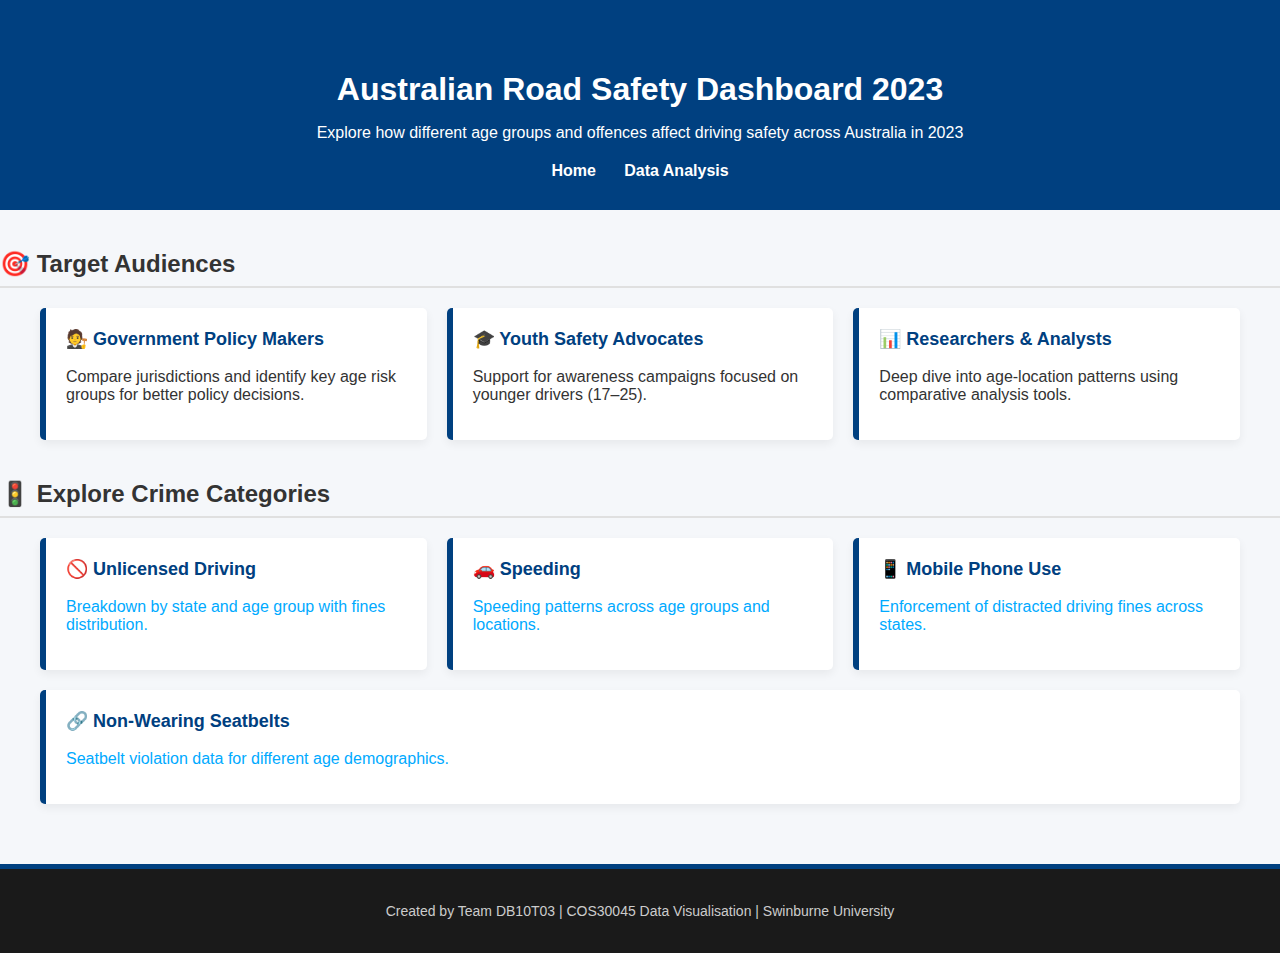
<file: index.html>
<!DOCTYPE html>
<html lang="en">
<head>
  <meta charset="UTF-8">
  <title>Road Safety Dashboard</title>
  <link rel="stylesheet" href="css/styles.css" />
  <script src="js/script.js" defer></script>
 

</head>
<body>
  <header>
    <h1>Australian Road Safety Dashboard 2023</h1>
    <p>Explore how different age groups and offences affect driving safety across Australia in 2023</p>
    <nav>
      <a href="index.html">Home</a>
      <a href="data-analysis.html">Data Analysis</a>
    </nav>
  </header>

  <h2>🎯 Target Audiences</h2>
  <div class="audience-container">
    <div class="audience-box">
      <h3>🧑‍⚖️ Government Policy Makers</h3>
      <p>Compare jurisdictions and identify key age risk groups for better policy decisions.</p>
    </div>
    <div class="audience-box">
      <h3>🎓 Youth Safety Advocates</h3>
      <p>Support for awareness campaigns focused on younger drivers (17–25).</p>
    </div>
    <div class="audience-box">
      <h3>📊 Researchers & Analysts</h3>
      <p>Deep dive into age-location patterns using comparative analysis tools.</p>
    </div>
  </div>

  <h2>🚦 Explore Crime Categories</h2>
  <div class="audience-container">
    <a href="unlicensed.html" class="audience-box">
      <h3>🚫 Unlicensed Driving</h3>
      <p>Breakdown by state and age group with fines distribution.</p>
    </a>
    <a href="speeding.html" class="audience-box">
      <h3>🚗 Speeding</h3>
      <p>Speeding patterns across age groups and locations.</p>
    </a>
    <a href="mobile.html" class="audience-box">
      <h3>📱 Mobile Phone Use</h3>
      <p>Enforcement of distracted driving fines across states.</p>
    </a>
    <a href="seatbelt.html" class="audience-box">
      <h3>🔗 Non-Wearing Seatbelts</h3>
      <p>Seatbelt violation data for different age demographics.</p>
    </a>
  </div>
  
  <footer>
    <p>Created by Team DB10T03 | COS30045 Data Visualisation | Swinburne University</p>
  </footer>

</body>
</html>
</file>
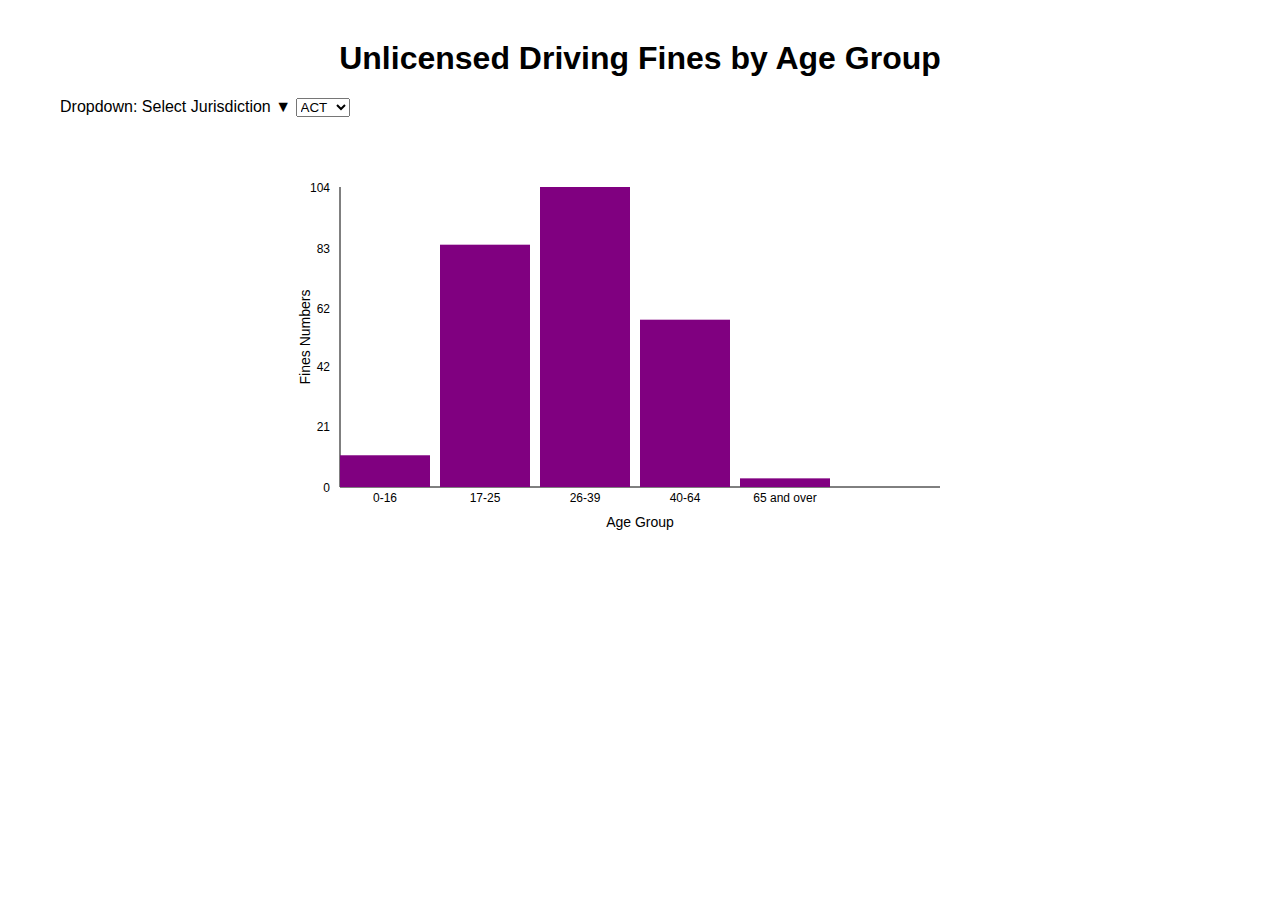
<file: 1/index.html>
<!DOCTYPE html>
<html lang="en">
<head>
  <meta charset="UTF-8" />
  <meta name="viewport" content="width=device-width, initial-scale=1.0"/>
  <title>Unlicensed Driving Fines</title>
  <link rel="stylesheet" href="style.css" />
</head>
<body>
  <h1>Unlicensed Driving Fines by Age Group</h1>
  <div class="dropdown">
    <label for="jurisdiction">Dropdown: Select Jurisdiction ▼</label>
    <select id="jurisdiction"></select>
  </div>
  <svg id="chart" width="700" height="400"></svg>
  <div class="tooltip" id="tooltip" style="display: none;"></div>
  <script src="script_dynamic.js"></script>
</body>
</html>
</file>
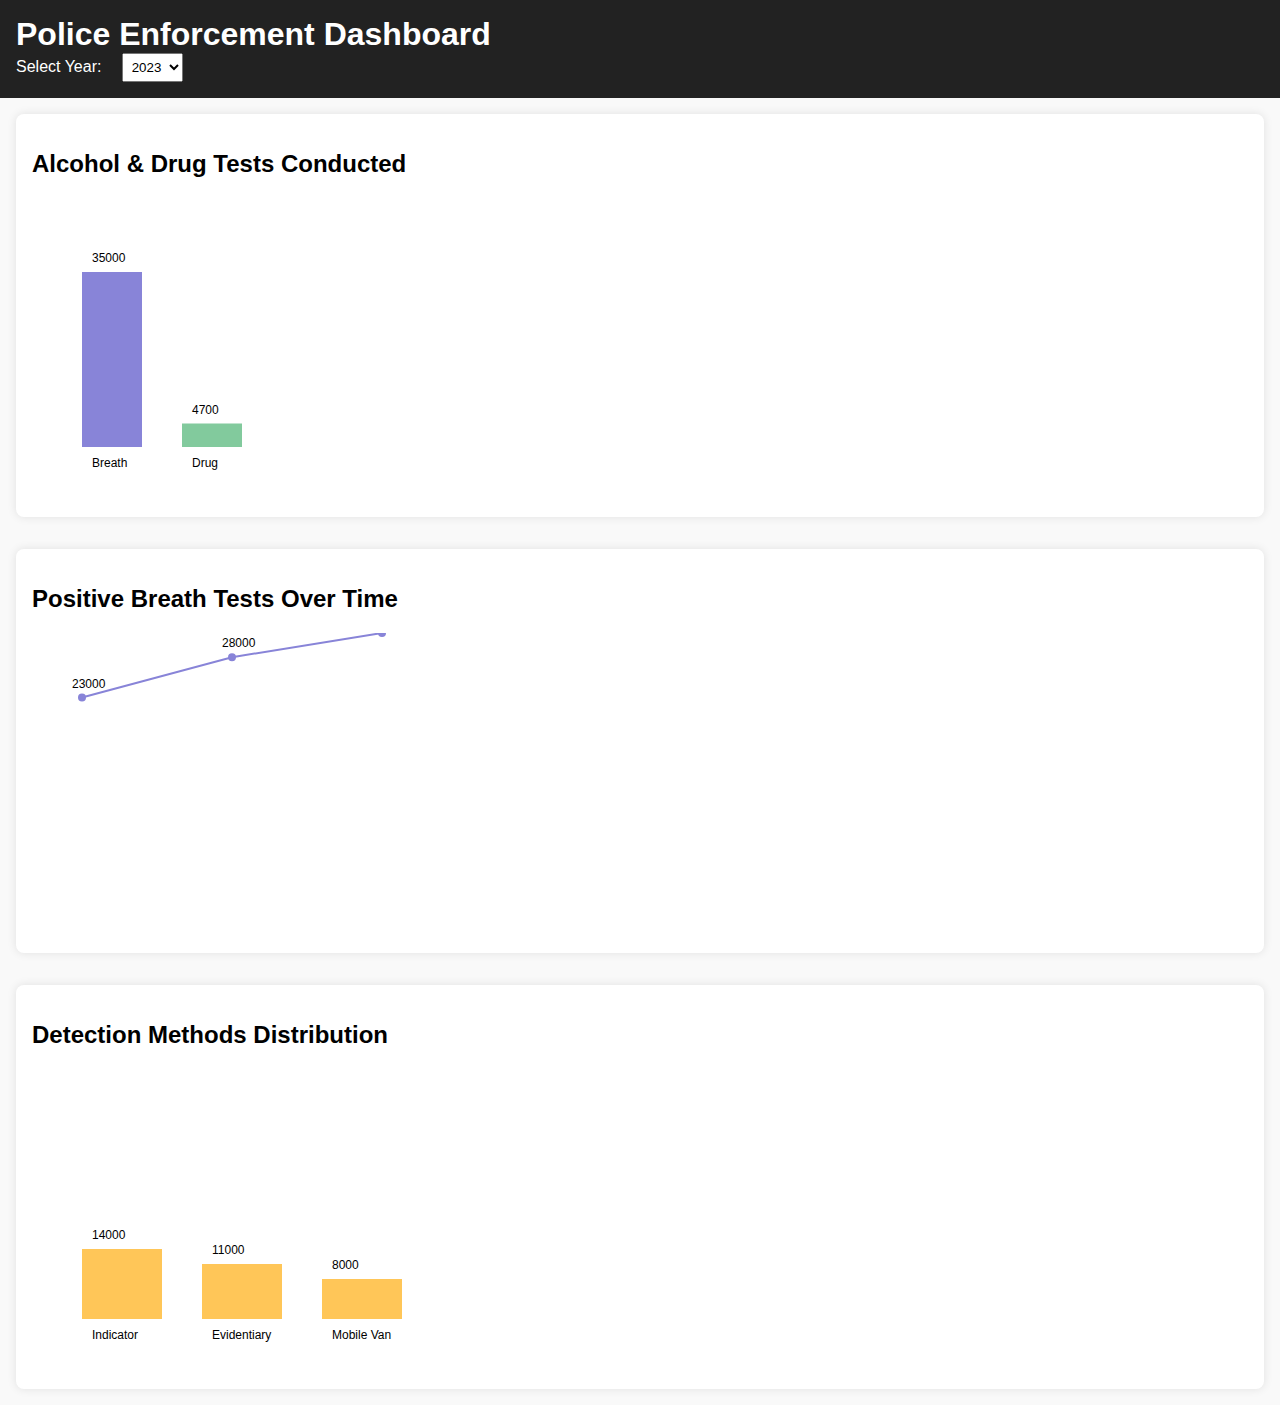
<file: primary website/index.html>
<!DOCTYPE html>
<html lang="en">
<head>
  <meta charset="UTF-8" />
  <meta name="viewport" content="width=device-width, initial-scale=1.0"/>
  <title>Police Enforcement Dashboard</title>
  <link rel="stylesheet" href="style.css" />
</head>
<body>
  <header>
    <h1>Police Enforcement Dashboard</h1>
    <label for="year-select">Select Year:</label>
    <select id="year-select">
      <option value="2021">2021</option>
      <option value="2022">2022</option>
      <option value="2023" selected>2023</option>
    </select>
  </header>
  <main>
    <section class="chart-container">
      <h2>Alcohol & Drug Tests Conducted</h2>
      <svg id="barChart" width="500" height="300"></svg>
    </section>
    <section class="chart-container">
      <h2>Positive Breath Tests Over Time</h2>
      <svg id="lineChart" width="500" height="300"></svg>
    </section>
    <section class="chart-container">
      <h2>Detection Methods Distribution</h2>
      <svg id="detectionBar" width="500" height="300"></svg>
    </section>
  </main>
  <script src="script.js"></script>
</body>
</html>
</file>
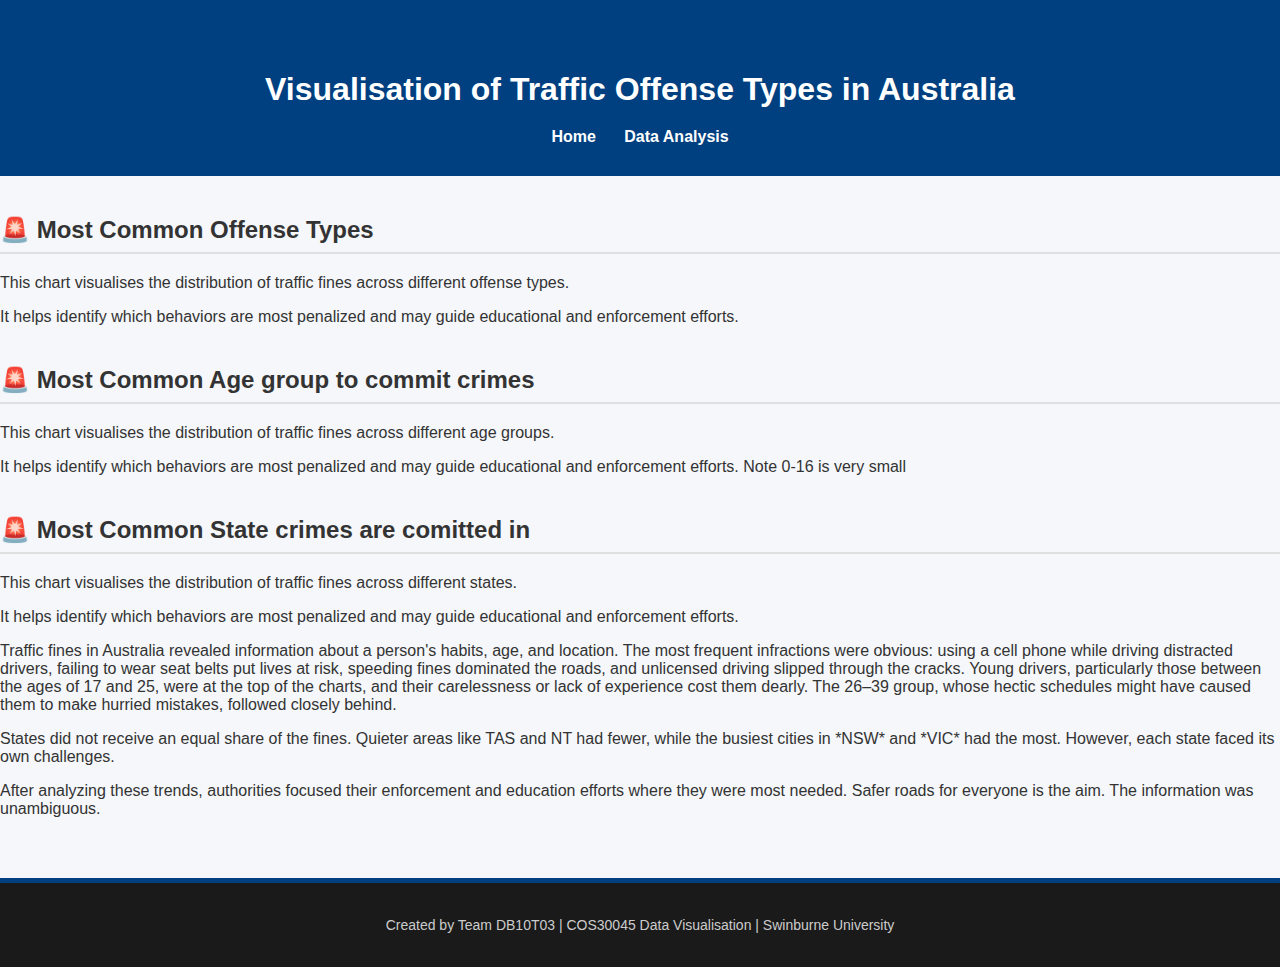
<file: data-analysis.html>
<!DOCTYPE html>
<html lang="en">
<head>
  <meta charset="UTF-8">
  <title>Offense Types Overview</title>
  <link rel="stylesheet" href="css/styles.css" />
  <script src="https://d3js.org/d3.v7.min.js"></script>
  <!-- Load the JS that creates the pie chart -->
  <script src="js/Unlicensed(2).js" defer></script>
  <style>
    /* Optional inline style if no tooltip class in CSS file */
    .tooltip {
      position: absolute;
      background: white;
      border: 1px solid #ccc;
      padding: 8px;
      border-radius: 4px;
      pointer-events: none;
      font-size: 12px;
      box-shadow: 0 2px 5px rgba(0, 0, 0, 0.1);
      z-index: 100;
      display: none;
    }
  </style>
</head>

<body>
  <header>
    <h1>Visualisation of Traffic Offense Types in Australia</h1>
    <nav>
      <a href="index.html">Home</a>
      <a href="data-analysis.html">Data Analysis</a>
    </nav>
  </header>

  <section>
    <h2>🚨 Most Common Offense Types</h2>
    <p>This chart visualises the distribution of traffic fines across different offense types.</p>
    <p>It helps identify which behaviors are most penalized and may guide educational and enforcement efforts.</p>

    <div id="pie-chart-metric"></div>
  </section>


  <section>
    <h2>🚨 Most Common Age group to commit crimes</h2>
    <p>This chart visualises the distribution of traffic fines across different age groups.</p>
    <p>It helps identify which behaviors are most penalized and may guide educational and enforcement efforts. Note 0-16 is very small</p>

   <div id="pie-chart-age"></div>

  </section>

   <section>
    <h2>🚨 Most Common State crimes are comitted in</h2>
    <p>This chart visualises the distribution of traffic fines across different states.</p>
    <p>It helps identify which behaviors are most penalized and may guide educational and enforcement efforts.</p>

   <div id="pie-chart-state"></div>


   <p> Traffic fines in Australia revealed information about a person's habits, age, and location. The most frequent infractions were obvious: using a cell phone while driving distracted drivers, failing to wear seat belts put lives at risk, speeding fines dominated the roads, and unlicensed driving slipped through the cracks.  


Young drivers, particularly those between the ages of 17 and 25, were at the top of the charts, and their carelessness or lack of experience cost them dearly. The 26–39 group, whose hectic schedules might have caused them to make hurried mistakes, followed closely behind.  

<p> States did not receive an equal share of the fines. Quieter areas like TAS and NT had fewer, while the busiest cities in *NSW* and *VIC* had the most. However, each state faced its own challenges.</p>  

<p> After analyzing these trends, authorities focused their enforcement and education efforts where they were most needed. Safer roads for everyone is the aim. The information was unambiguous.</p>
  </section>
  <footer>
    <p>Created by Team DB10T03 | COS30045 Data Visualisation | Swinburne University</p>
  </footer>
</body>
</html>
</file>
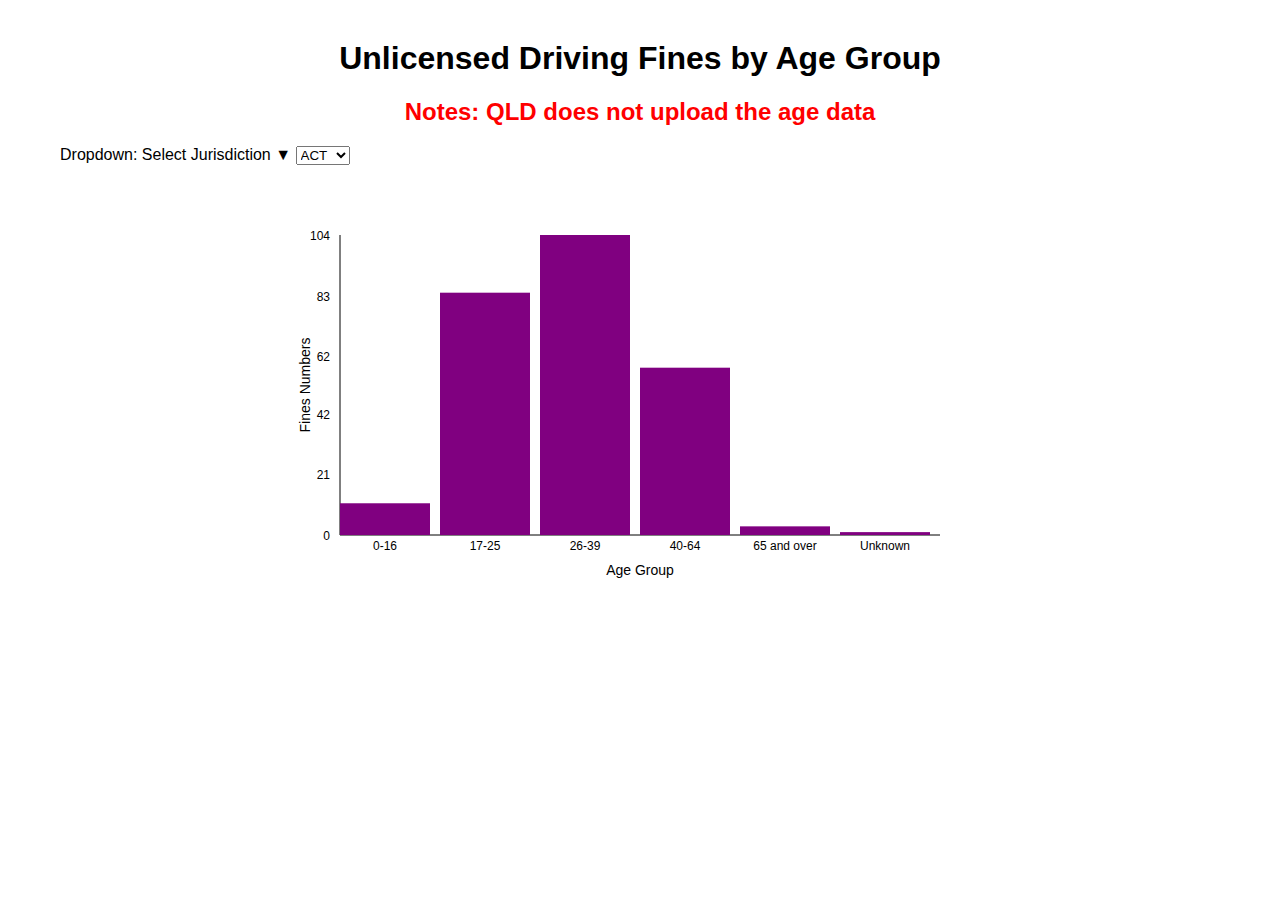
<file: gov_policy.html>
<!DOCTYPE html>
<html lang="en">
<head>
  <meta charset="UTF-8" />
  <meta name="viewport" content="width=device-width, initial-scale=1.0"/>
  <title>Unlicensed Driving Fines</title>
  <link rel="stylesheet" href="css/gov_policy.css" />
</head>
<body>
  <h1>Unlicensed Driving Fines by Age Group</h1>
  <h2>Notes: QLD does not upload the age data</h2>
  <div class="dropdown">
    <label for="jurisdiction">Dropdown: Select Jurisdiction ▼</label>
    <select id="jurisdiction"></select>
  </div>
  <svg id="chart" width="700" height="400"></svg>
  <div class="tooltip" id="tooltip" style="display: none;"></div>
  <script src="js/gov_policy.js"></script>
</body>
</html>
</file>
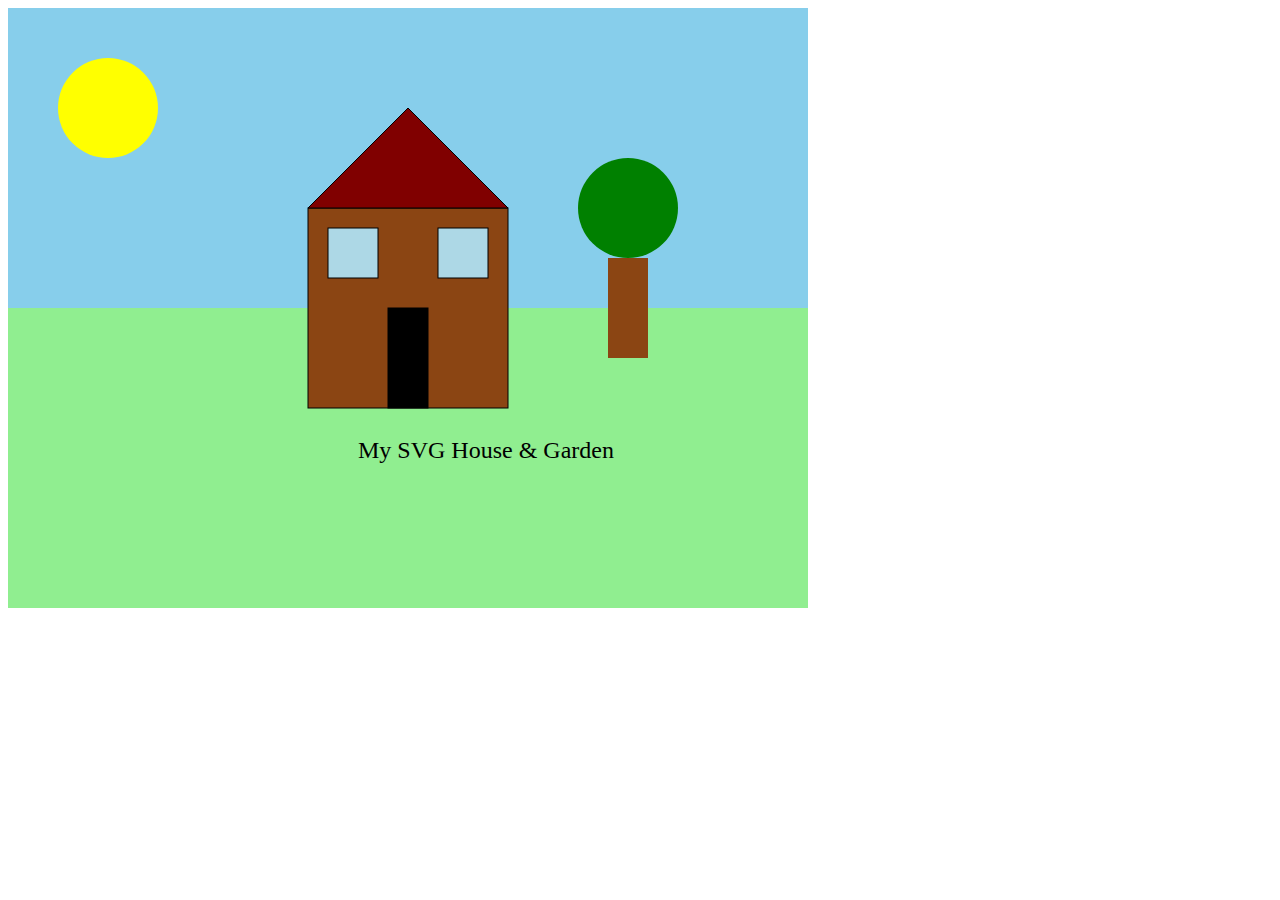
<file: house original.html>
<!DOCTYPE html>
<html lang="en">
<head>
    <meta charset="UTF-8">
    <meta name="viewport" content="width=device-width, initial-scale=1.0">
    <title>SVG House and Garden</title>
</head>
<body>
    <svg width="800" height="600">
        <!-- Background (Sky) -->
        <rect x="0" y="0" width="800" height="300" fill="skyblue"/>

        <!-- Grass -->
        <rect x="0" y="300" width="800" height="300" fill="lightgreen"/>

        <!-- House Body -->
        <rect x="300" y="200" width="200" height="200" fill="saddlebrown" stroke="black"/>

        <!-- Roof -->
        <polygon points="300,200 500,200 400,100" fill="maroon" stroke="black"/>

        <!-- Door -->
        <rect x="380" y="300" width="40" height="100" fill="darkbrown" stroke="black"/>

        <!-- Windows -->
        <rect x="320" y="220" width="50" height="50" fill="lightblue" stroke="black"/>
        <rect x="430" y="220" width="50" height="50" fill="lightblue" stroke="black"/>

        <!-- Sun -->
        <circle cx="100" cy="100" r="50" fill="yellow"/>

        <!-- Tree -->
        <rect x="600" y="250" width="40" height="100" fill="saddlebrown"/>
        <circle cx="620" cy="200" r="50" fill="green"/>

        <!-- Text Label -->
        <text x="350" y="450" font-size="24" fill="black">My SVG House & Garden</text>
    </svg>
</body>
</html>
</file>
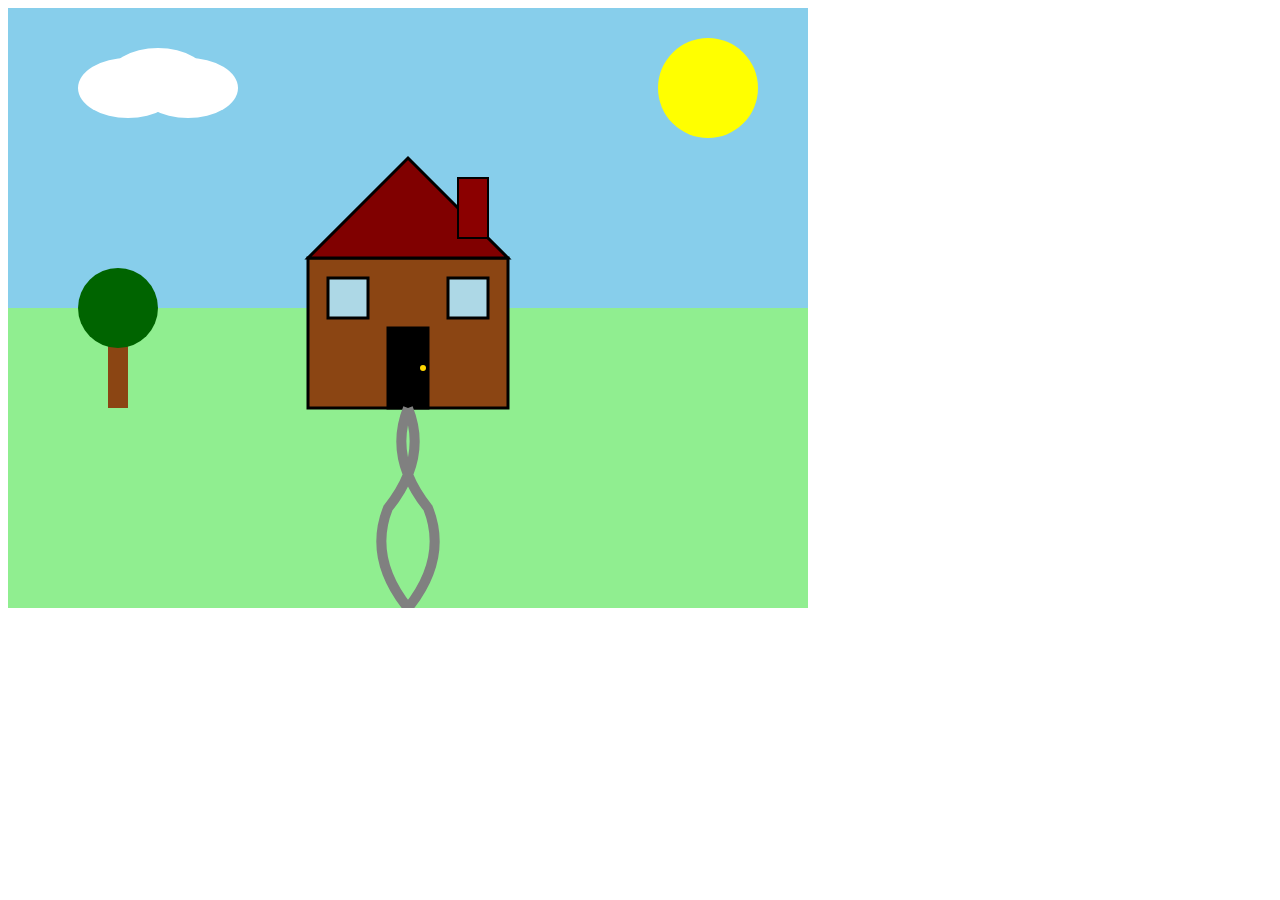
<file: house.html>
<!DOCTYPE html>
<html lang="en">
<head>
    <meta charset="UTF-8">
    <meta name="viewport" content="width=device-width, initial-scale=1.0">
    <title>SVG House and Garden</title>
</head>
<body>
    <svg width="800" height="600">
        <!-- Sky Background -->
        <rect x="0" y="0" width="800" height="300" fill="skyblue"/>

        <!-- Sun -->
        <circle cx="700" cy="80" r="50" fill="yellow"/>

        <!-- Clouds -->
        <ellipse cx="150" cy="70" rx="50" ry="30" fill="white"/>
        <ellipse cx="180" cy="80" rx="50" ry="30" fill="white"/>
        <ellipse cx="120" cy="80" rx="50" ry="30" fill="white"/>

        <!-- Grass -->
        <rect x="0" y="300" width="800" height="300" fill="lightgreen"/>

        <!-- House Body -->
        <rect x="300" y="250" width="200" height="150" fill="saddlebrown" stroke="black" stroke-width="3"/>

        <!-- Roof -->
        <polygon points="300,250 500,250 400,150" fill="maroon" stroke="black" stroke-width="3"/>

        <!-- Chimney -->
        <rect x="450" y="170" width="30" height="60" fill="darkred" stroke="black" stroke-width="2"/>

        <!-- Door -->
        <rect x="380" y="320" width="40" height="80" fill="darkbrown" stroke="black" stroke-width="3"/>
        <circle cx="415" cy="360" r="3" fill="gold"/> <!-- Door handle -->

        <!-- Windows -->
        <rect x="320" y="270" width="40" height="40" fill="lightblue" stroke="black" stroke-width="3"/>
        <rect x="440" y="270" width="40" height="40" fill="lightblue" stroke="black" stroke-width="3"/>

        <!-- Pathway -->
        <path d="M400,400 Q420,450 380,500 Q360,550 400,600 Q440,550 420,500 Q380,450 400,400" 
              fill="none" stroke="gray" stroke-width="10"/>

        <!-- Tree -->
        <rect x="100" y="320" width="20" height="80" fill="saddlebrown"/>
        <circle cx="110" cy="300" r="40" fill="darkgreen"/>

    </svg>
</body>
</html>
</file>
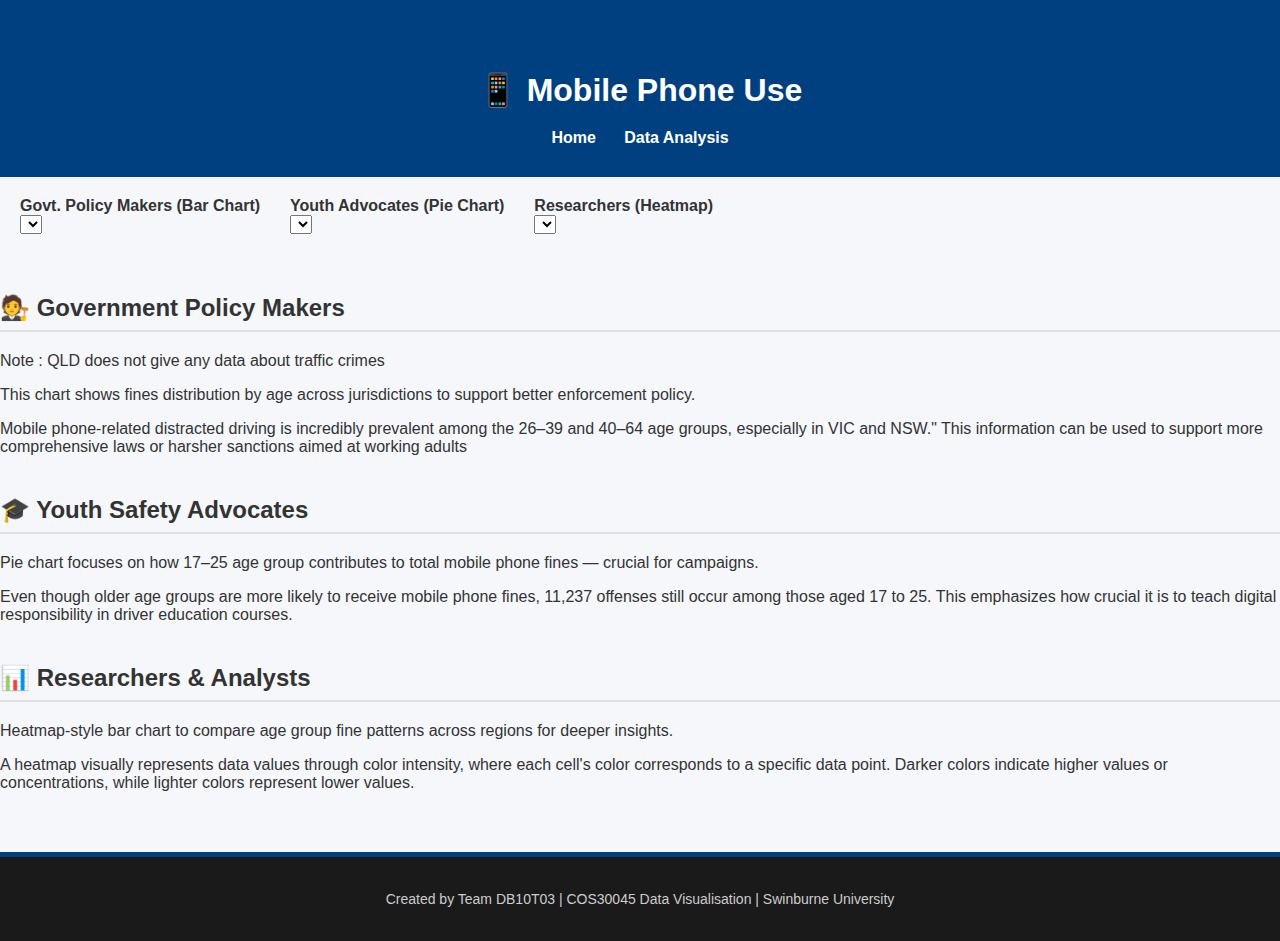
<file: mobile.html>
<!DOCTYPE html>
<html lang="en">
<head>
  <meta charset="UTF-8">
  <title>Mobile Phone</title>
  <link rel="stylesheet" href="css/styles.css" />
  <script src="https://d3js.org/d3.v7.min.js"></script>
 
<script src="js/mobile.js"></script>      <!-- mobile.html -->

</head>
<body>
  <header>
    <h1>📱 Mobile Phone Use</h1>
    <nav>
      <a href="index.html">Home</a>
      <a href="data-analysis.html">Data Analysis</a>
    </nav>
  </header>

  <section class="audience-section">
    <h2>🧑‍⚖️ Government Policy Makers</h2>
    <p> <en>Note : QLD does not give any data about traffic crimes </en> </p>
    <p>This chart shows fines distribution by age across jurisdictions to support better enforcement policy.</p>
    <div id="bar-chart"></div>
  </section>
<p> Mobile phone-related distracted driving is incredibly prevalent among the 26–39 and 40–64 age groups, especially in VIC and NSW." This information can be used to support more comprehensive laws or harsher sanctions aimed at working adults</p>
  <section class="audience-section">
    <h2>🎓 Youth Safety Advocates</h2>
    <p>Pie chart focuses on how 17–25 age group contributes to total mobile phone fines — crucial for campaigns.</p>
    <div id="pie-chart"></div>
  </section>
<p> Even though older age groups are more likely to receive mobile phone fines, 11,237 offenses still occur among those aged 17 to 25. This emphasizes how crucial it is to teach digital responsibility in driver education courses.</p>
  <section class="audience-section">
    <h2>📊 Researchers & Analysts</h2>
    <p>Heatmap-style bar chart to compare age group fine patterns across regions for deeper insights.</p>
    <p>A heatmap visually represents data values through color intensity, where each cell's color corresponds to a specific data point. Darker colors indicate higher values or concentrations, while lighter colors represent lower values.</p>
    <div id="heatmap-chart"></div>
  </section>

  <footer>
    <p>Created by Team DB10T03 | COS30045 Data Visualisation | Swinburne University</p>
  </footer>
</body>
</html>
</file>
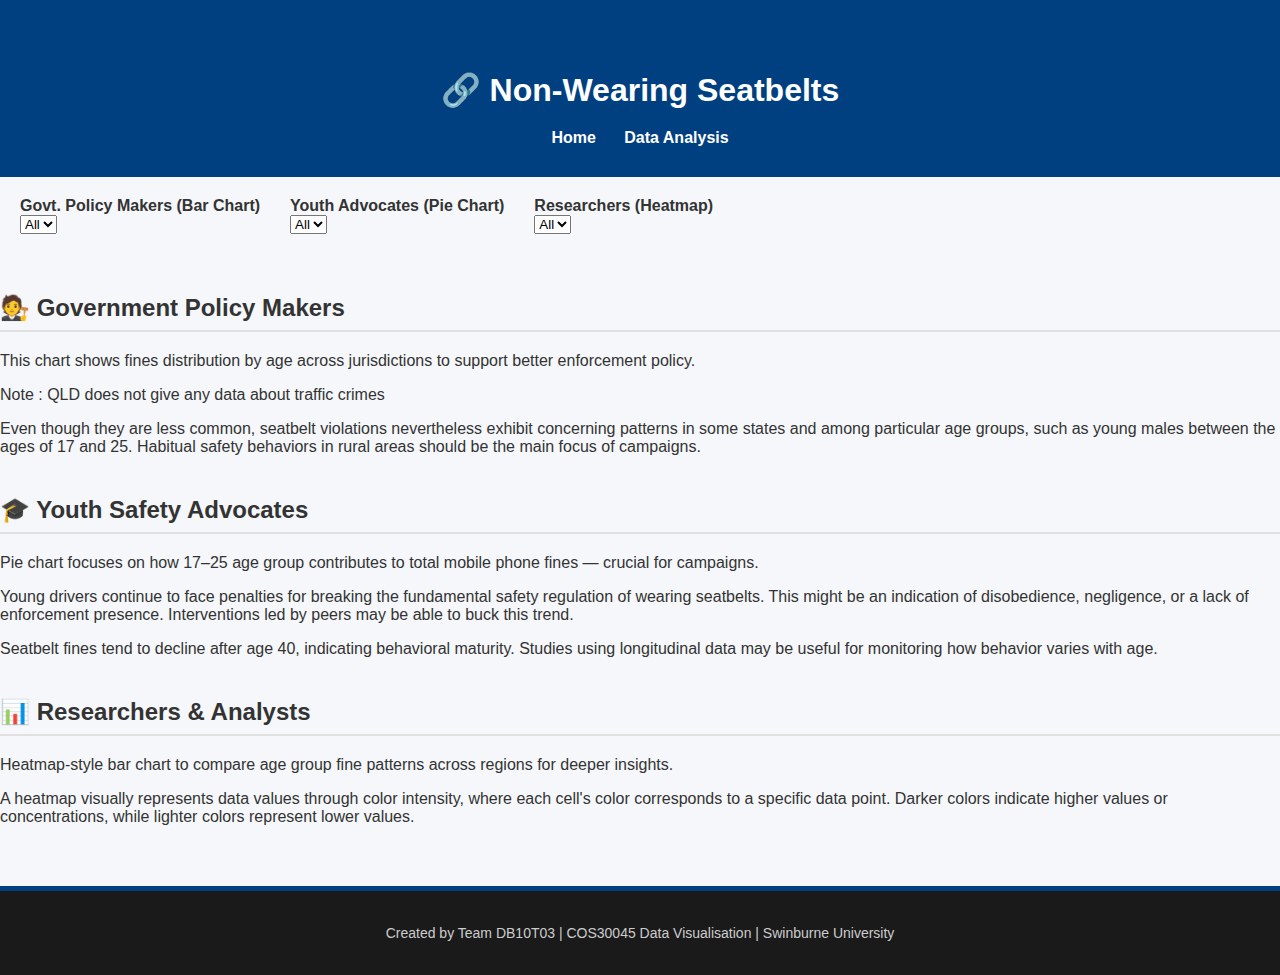
<file: seatbelt.html>
<!DOCTYPE html>
<html lang="en">
<head>
  <meta charset="UTF-8">
  <title>Non-Wearing Seatbelts</title>
  <link rel="stylesheet" href="css/styles.css" />
  <script src="https://d3js.org/d3.v7.min.js"></script>
 
<script src="js/seatbelt.js"></script>      <!-- Seatbelt.html -->

</head>
<body>
  <header>
    <h1>🔗 Non-Wearing Seatbelts</h1>
    <nav>
      <a href="index.html">Home</a>
      <a href="data-analysis.html">Data Analysis</a>
    </nav>
  </header>

  <section class="audience-section">
    <h2>🧑‍⚖️ Government Policy Makers</h2>
    <p>This chart shows fines distribution by age across jurisdictions to support better enforcement policy.</p>
    <p> <en>Note : QLD does not give any data about traffic crimes </en> </p>
    <div id="bar-chart"></div>
  </section>
<p> Even though they are less common, seatbelt violations nevertheless exhibit concerning patterns in some states and among particular age groups, such as young males between the ages of 17 and 25. Habitual safety behaviors in rural areas should be the main focus of campaigns.</p>
  <section class="audience-section">
    <h2>🎓 Youth Safety Advocates</h2>
    <p>Pie chart focuses on how 17–25 age group contributes to total mobile phone fines — crucial for campaigns.</p>
    <div id="pie-chart"></div>
  </section>
<p> Young drivers continue to face penalties for breaking the fundamental safety regulation of wearing seatbelts. This might be an indication of disobedience, negligence, or a lack of enforcement presence. Interventions led by peers may be able to buck this trend.</p>

<p> Seatbelt fines tend to decline after age 40, indicating behavioral maturity. Studies using longitudinal data may be useful for monitoring how behavior varies with age.</p>
  <section class="audience-section">
    <h2>📊 Researchers & Analysts</h2>
    <p>Heatmap-style bar chart to compare age group fine patterns across regions for deeper insights.</p>
    <p>A heatmap visually represents data values through color intensity, where each cell's color corresponds to a specific data point. Darker colors indicate higher values or concentrations, while lighter colors represent lower values.</p>
    <div id="heatmap-chart"></div>
  </section>

  <footer>
    <p>Created by Team DB10T03 | COS30045 Data Visualisation | Swinburne University</p>
  </footer>
</body>
</html>
</file>
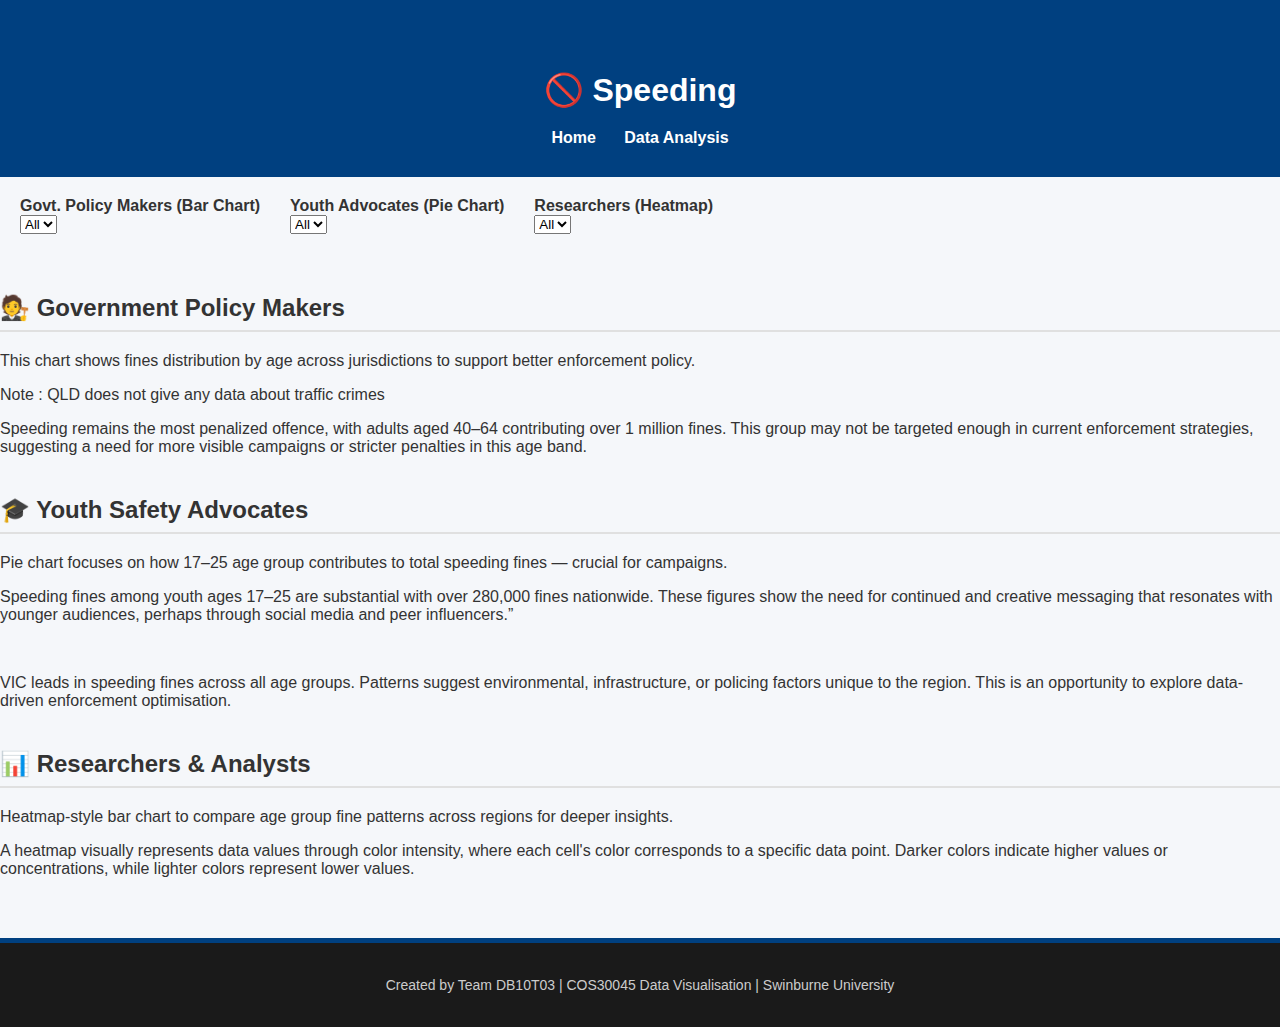
<file: speeding.html>
<!DOCTYPE html>
<html lang="en">
<head>
  <meta charset="UTF-8">
  <title>Speeding</title>
  <link rel="stylesheet" href="css/styles.css" />
  <script src="https://d3js.org/d3.v7.min.js"></script>

<script src="js/speeding.js"></script>    <!-- speeding.html -->

</head>
<body>
  <header>
    <h1>🚫 Speeding</h1>
    <nav>
      <a href="index.html">Home</a>
      <a href="data-analysis.html">Data Analysis</a>
    </nav>
  </header>

  <section class="audience-section">
    <h2>🧑‍⚖️ Government Policy Makers</h2>
    <p>This chart shows fines distribution by age across jurisdictions to support better enforcement policy.</p>
    <p> <en>Note : QLD does not give any data about traffic crimes </en> </p>
    <div id="bar-chart"></div>
  </section>

  <p> Speeding remains the most penalized offence, with adults aged 40–64 contributing over 1 million fines. This group may not be targeted enough in current enforcement strategies, suggesting a need for more visible campaigns or stricter penalties in this age band.</p>

  <section class="audience-section">
    <h2>🎓 Youth Safety Advocates</h2>
    <p>Pie chart focuses on how 17–25 age group contributes to total speeding fines — crucial for campaigns.</p>
    <div id="pie-chart"></div>
  </section>

  <p> Speeding fines among youth ages 17–25 are substantial with over 280,000 fines nationwide. These figures show the need for continued and creative messaging that resonates with younger audiences, perhaps through social media and peer influencers.”</p>
  <br> 
  <p> VIC leads in speeding fines across all age groups. Patterns suggest environmental, infrastructure, or policing factors unique to the region. This is an opportunity to explore data-driven enforcement optimisation.</p>
  <section class="audience-section">
    <h2>📊 Researchers & Analysts</h2>
    <p>Heatmap-style bar chart to compare age group fine patterns across regions for deeper insights.</p>
    <p>A heatmap visually represents data values through color intensity, where each cell's color corresponds to a specific data point. Darker colors indicate higher values or concentrations, while lighter colors represent lower values.</p>
    <div id="heatmap-chart"></div>
  </section>

  <footer>
    <p>Created by Team DB10T03 | COS30045 Data Visualisation | Swinburne University</p>
  </footer>
</body>
</html>
</file>
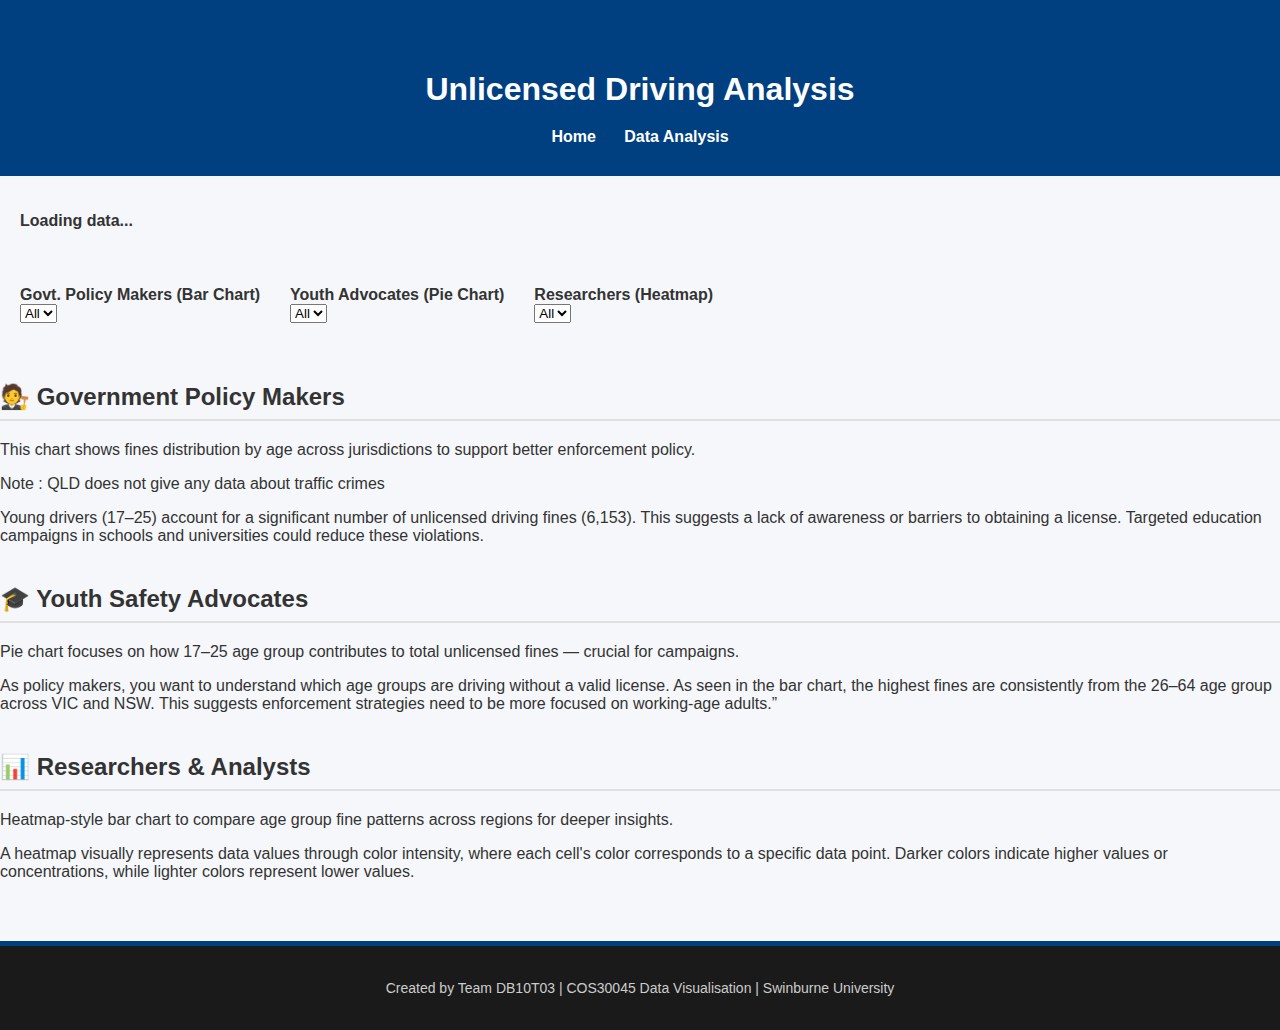
<file: unlicensed.html>
<!DOCTYPE html>
<html lang="en">
<head>
  <meta charset="UTF-8" />
  <title>Unlicensed Driving Visualizations</title>
  <link rel="stylesheet" href="css/styles.css" />
  <script src="https://d3js.org/d3.v7.min.js"></script>
  <script src="unlicensed.js"></script>
</head>
<body>
  <header>
    <h1>Unlicensed Driving Analysis</h1>
     <nav>
      <a href="index.html">Home</a>
      <a href="data-analysis.html">Data Analysis</a>
    </nav>
  </header>

   <section class="audience-section">
    <h2>🧑‍⚖️ Government Policy Makers</h2>
    <p>This chart shows fines distribution by age across jurisdictions to support better enforcement policy.</p>
    <p> <en>Note : QLD does not give any data about traffic crimes </en> </p>
    <div id="bar-chart"></div>
  </section>

  <p> Young drivers (17–25) account for a significant number of unlicensed driving fines (6,153). This suggests a lack of awareness or barriers to obtaining a license. Targeted education campaigns in schools and universities could reduce these violations.</p>

  <section class="audience-section">
    <h2>🎓 Youth Safety Advocates</h2>
    <p>Pie chart focuses on how 17–25 age group contributes to total unlicensed fines — crucial for campaigns.</p>
    <div id="pie-chart"></div>
  </section>

  <p> As policy makers, you want to understand which age groups are driving without a valid license. As seen in the bar chart, the highest fines are consistently from the 26–64 age group across VIC and NSW. This suggests enforcement strategies need to be more focused on working-age adults.”
</p>

  <section class="audience-section">
    <h2>📊 Researchers & Analysts</h2>
    <p>Heatmap-style bar chart to compare age group fine patterns across regions for deeper insights.</p>
    <p>A heatmap visually represents data values through color intensity, where each cell's color corresponds to a specific data point. Darker colors indicate higher values or concentrations, while lighter colors represent lower values.</p>
    <div id="heatmap-chart"></div>
  </section>

  <footer>
    <p>Created by Team DB10T03 | COS30045 Data Visualisation | Swinburne University</p>
  </footer>

  <!-- JavaScript -->
  
</body>
</html>
</file>
<file: css/styles.css>
:root {
  --primary-color: #004080;
  --accent-color: #00aaff;
  --light-bg: #f5f7fa;
  --card-bg: #ffffff;
  --border-color: #e0e0e0;
  --text-color: #333;
  --footer-bg: #1a1a1a;
  --footer-text: #ccc;
}

body {
  font-family: 'Segoe UI', sans-serif;
  margin: 0;
  padding: 0;
  background-color: var(--light-bg);
  color: var(--text-color);
}

header {
  text-align: center;
  padding: 50px 20px 30px 20px;
  background: var(--primary-color);
  color: white;
}

nav {
  margin-top: 20px;
}

nav a {
  color: white;
  font-weight: bold;
  margin: 0 12px;
  text-decoration: none;
  font-size: 16px;
  transition: color 0.3s;
}

nav a:hover {
  color: var(--accent-color);
  text-decoration: underline;
}

h1 {
  font-size: 32px;
  margin-bottom: 10px;
}

h2 {
  font-size: 24px;
  margin-top: 40px;
  padding-bottom: 8px;
  border-bottom: 2px solid var(--border-color);
}

.audience-container {
  display: flex;
  flex-wrap: wrap;
  gap: 20px;
  margin-top: 20px;
  justify-content: space-between;
  padding: 0 40px;
}

.audience-box {
  flex: 1;
  min-width: 280px;
  background: var(--card-bg);
  padding: 20px;
  border-left: 6px solid var(--primary-color);
  border-radius: 5px;
  box-shadow: 0 4px 10px rgba(0,0,0,0.06);
}

.audience-box h3 {
  margin-top: 0;
  font-size: 18px;
  color: var(--primary-color);
}

ul {
  padding-left: 25px;
  line-height: 1.6;
}

a {
  color: var(--accent-color);
  text-decoration: none;
}

a:hover {
  text-decoration: underline;
}

footer {
  margin-top: 60px;
  background-color: var(--footer-bg);
  color: var(--footer-text);
  text-align: center;
  padding: 20px 10px;
  font-size: 14px;
  border-top: 5px solid var(--primary-color);
}
</file>
<file: 1/style.css>
body {
  font-family: Arial, sans-serif;
  margin: 40px;
}
h1 {
  text-align: center;
}
.dropdown {
  margin: 20px;
}
.bar {
  fill: steelblue;
}
.axis-label {
  font-size: 12px;
}
.tooltip {
  position: absolute;
  background-color: white;
  border: 1px solid #ccc;
  padding: 5px;
  pointer-events: none;
  font-size: 12px;
}
svg {
  display: block;
  margin: auto;
}
</file>
<file: primary website/style.css>
body {
  font-family: Arial, sans-serif;
  margin: 0;
  padding: 0;
  background: #f9f9f9;
}
header {
  background-color: #222;
  color: white;
  padding: 1rem;
}
header h1 {
  margin: 0;
}
header select {
  margin-left: 1rem;
  padding: 0.3rem;
}
main {
  padding: 1rem;
  display: flex;
  flex-direction: column;
  gap: 2rem;
}
.chart-container {
  background: white;
  border-radius: 8px;
  padding: 1rem;
  box-shadow: 0 0 10px rgba(0,0,0,0.1);
}
</file>
<file: css/gov_policy.css>
body {
  font-family: Arial, sans-serif;
  margin: 40px;
}
h1 {
  text-align: center;
}
h2 {
  color: red;
  text-align: center;
}
.dropdown {
  margin: 20px;
}
.bar {
  fill: steelblue;
}
.axis-label {
  font-size: 12px;
}
.tooltip {
  position: absolute;
  background-color: white;
  border: 1px solid #ccc;
  padding: 5px;
  pointer-events: none;
  font-size: 12px;
}
svg {
  display: block;
  margin: auto;
}
</file>
